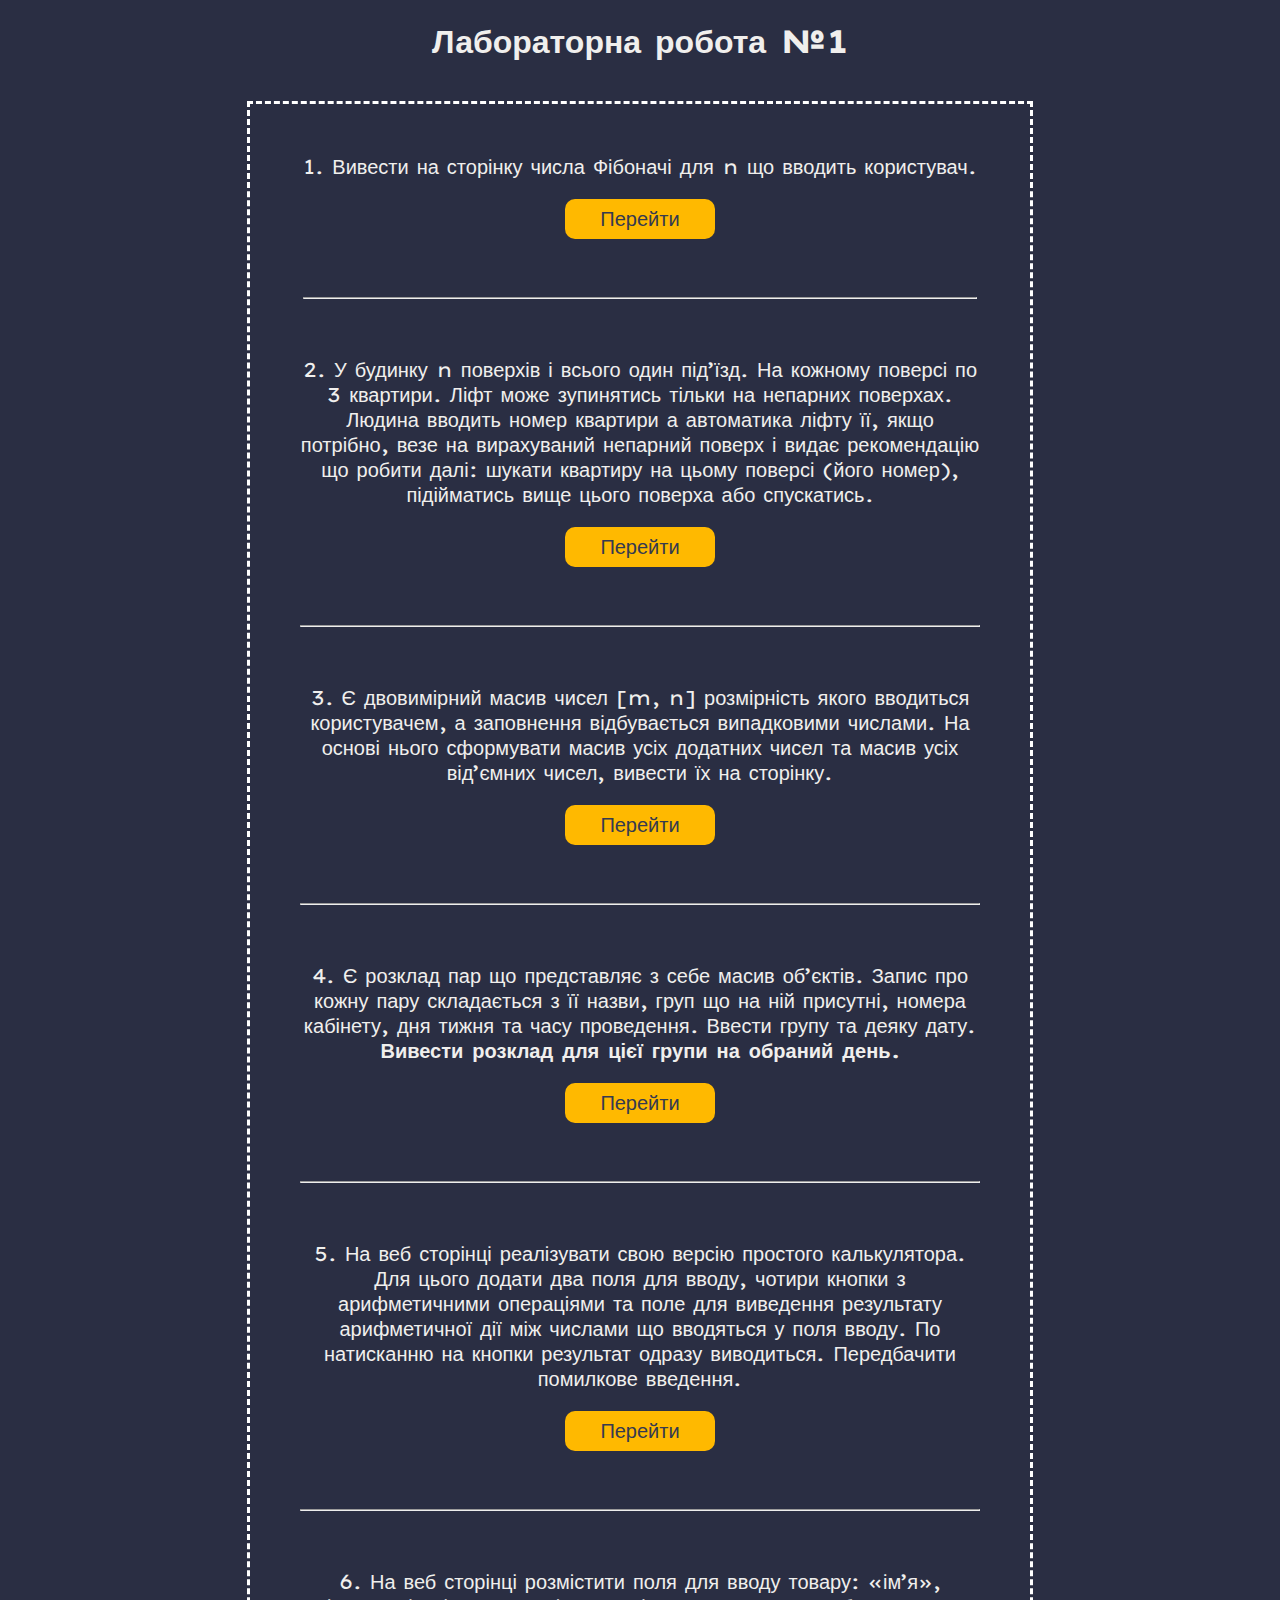
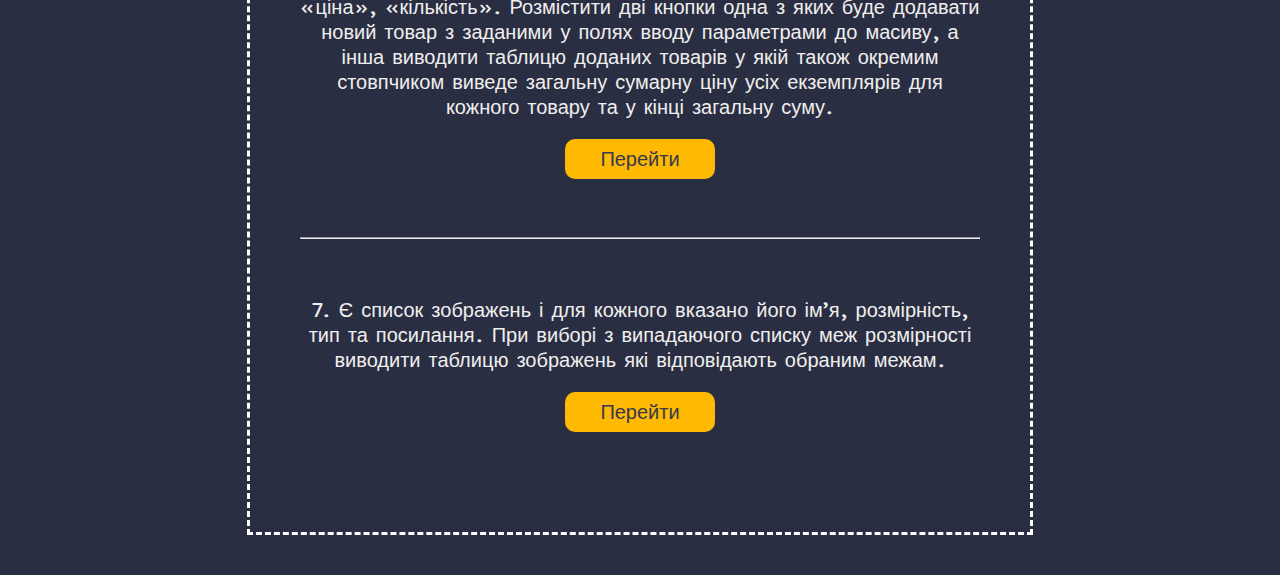
<file: index.html>
<!DOCTYPE html>
<html lang="en">

<head>
    <meta charset="UTF-8">
    <meta http-equiv="X-UA-Compatible" content="IE=edge">
    <meta name="viewport" content="width=device-width, initial-scale=1.0">
    <title>Лабораторна робота №1</title>
    <link rel="stylesheet" href="css/style.css">
</head>

<body>
    <h1>Лабораторна робота №1</h1>
    <div class="container">
        <!-- Завдання №1 -->
        <div class="exercise">
            <p>1. Вивести на сторінку числа Фібоначі для n що вводить користувач.</p>
            <button>Перейти</button>
            <hr>
        </div>
        <!-- Завдання №2 -->
        <div class="exercise">
            <p>2. У будинку n поверхів і всього один під’їзд. На кожному поверсі по 3 квартири. Ліфт може зупинятись
                тільки на непарних поверхах. Людина вводить номер квартири а автоматика ліфту її, якщо потрібно, везе на
                вирахуваний непарний поверх і видає рекомендацію що робити далі: шукати квартиру на цьому поверсі (його
                номер), підійматись вище цього поверха або спускатись.</p>
            <button>Перейти</button>
            <hr>
        </div>
        <!-- Завдання №3 -->
        <div class="exercise">
            <p>3. Є двовимірний масив чисел [m, n] розмірність якого вводиться користувачем, а заповнення відбувається
                випадковими числами. На основі нього сформувати масив усіх додатних чисел та масив усіх від’ємних чисел,
                вивести їх на сторінку.</p>
            <button>Перейти</button>
            <hr>
        </div>
        <!-- Завдання №4 -->
        <div class="exercise">
            <p>4. Є розклад пар що представляє з себе масив об’єктів. Запис про кожну пару складається з її назви, груп
                що на ній присутні, номера кабінету, дня тижня та часу проведення. Ввести групу та деяку
                дату. <span>Вивести розклад для цієї групи на обраний день.</span></p>
            <button>Перейти</button>
            <hr>
        </div>
        <!-- Завдання №5 -->
        <div class="exercise">
            <p>5. На веб сторінці реалізувати свою версію простого калькулятора. Для цього додати два поля для вводу,
                чотири кнопки з арифметичними операціями та поле для виведення результату арифметичної дії між числами
                що вводяться у поля вводу. По натисканню на кнопки результат одразу виводиться. Передбачити помилкове
                введення.</p>
            <button>Перейти</button>
            <hr>
        </div>
        <!-- Завдання №6 -->
        <div class="exercise">
            <p>6. На веб сторінці розмістити поля для вводу товару: «ім’я», «ціна», «кількість». Розмістити дві
                кнопки одна з яких буде додавати новий товар з заданими у полях вводу параметрами до масиву, а інша
                виводити таблицю доданих товарів у якій також окремим стовпчиком виведе загальну сумарну ціну усіх
                екземплярів для кожного товару та у кінці загальну суму.</p>
            <button>Перейти</button>
            <hr>
        </div>
        <!-- Завдання №7 -->
        <div class="exercise">
            <p>7. Є список зображень і для кожного вказано його ім’я, розмірність, тип та посилання. При виборі з
                випадаючого списку меж розмірності виводити таблицю зображень які відповідають обраним межам.</p>
            <button>Перейти</button>
        </div>
    </div>

    <!-- Script -->
    <script src="js/script.js"></script>
</body>

</html>
</file>
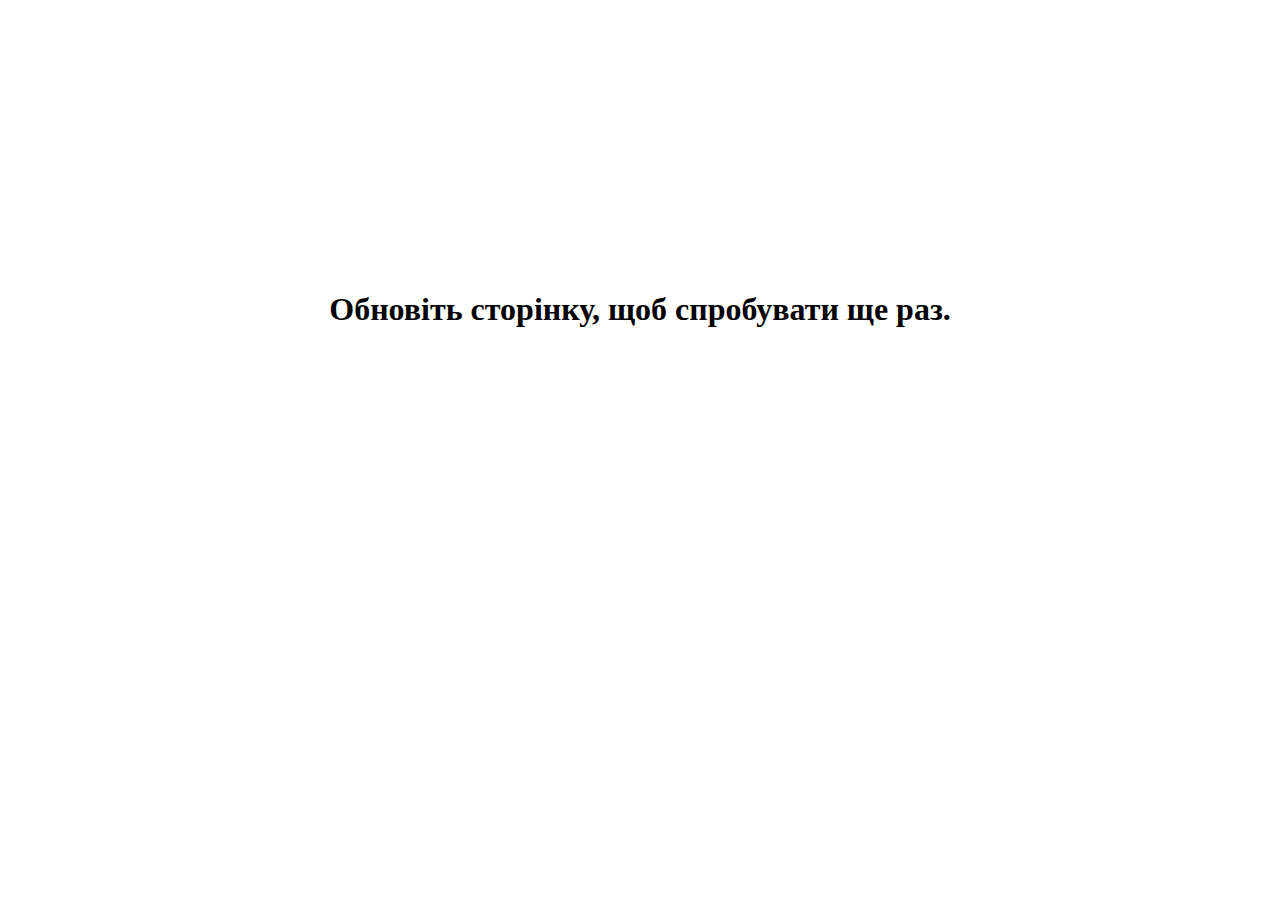
<file: exercise1.html>
<!DOCTYPE html>
<html lang="en">

<head>
    <meta charset="UTF-8">
    <meta http-equiv="X-UA-Compatible" content="IE=edge">
    <meta name="viewport" content="width=device-width, initial-scale=1.0">
    <title>Завдання №1</title>
</head>

<body>
    <h1 style="text-align: center; margin-top: 23%;">
        Обновіть сторінку, щоб спробувати ще раз.
    </h1>
    <!-- Script -->
    <script>
        setTimeout(() => {
            for (let i = 0; i < 1; i++) {
                let num = +prompt("Введіть число:");

                if (isNaN(num) || num == null || num == '') {
                    i--;
                } else {
                    alert(`${num} --- ${fibonacci(num)}`);
                }
            }
        }, 1000);

        // повертає n-е число Фібоначі
        function fibonacci(n) {
            return n <= 1 ? n : fibonacci(n - 1) + fibonacci(n - 2);
        }
    </script>
</body>

</html>
</file>
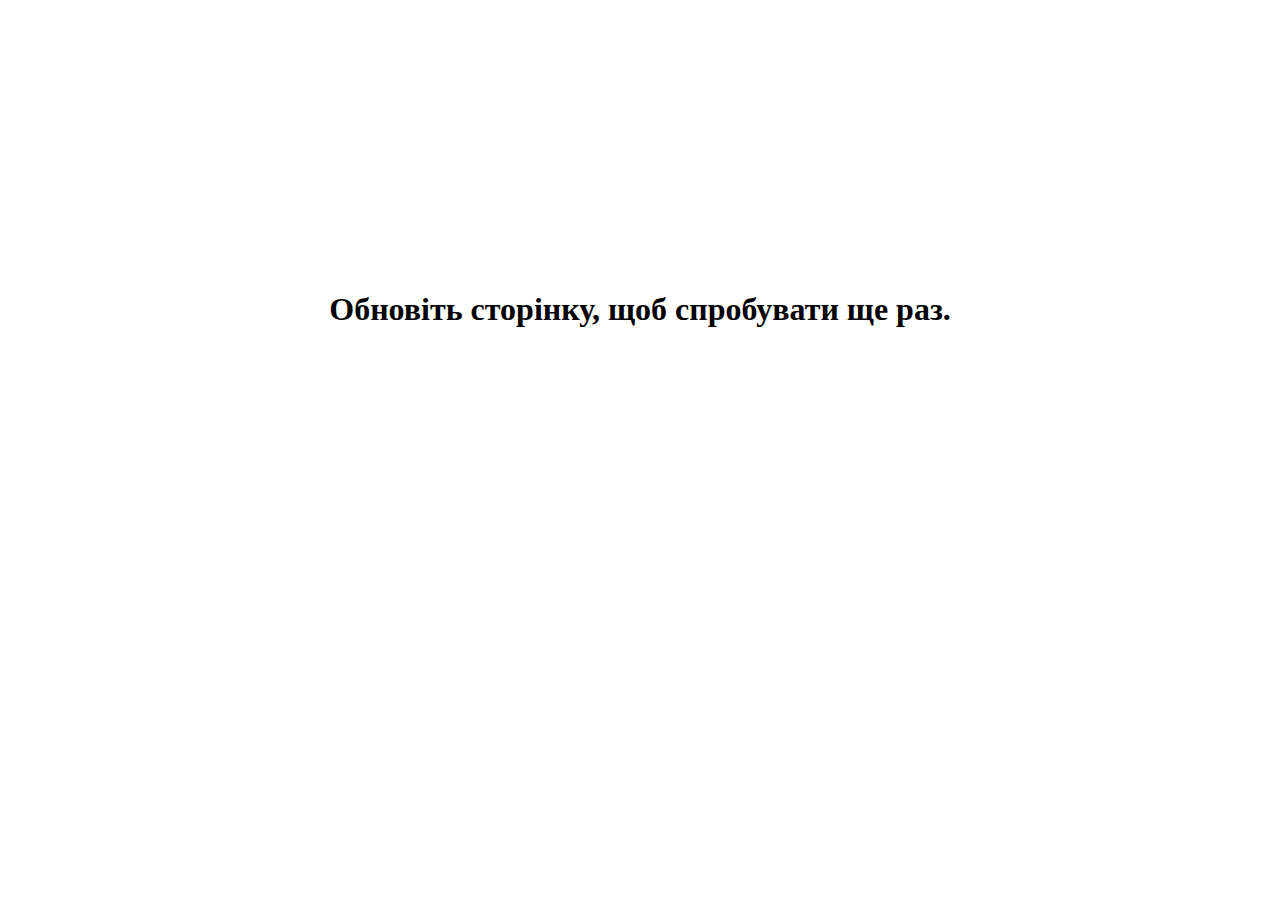
<file: exercise2.html>
<!DOCTYPE html>
<html lang="en">

<head>
    <meta charset="UTF-8">
    <meta http-equiv="X-UA-Compatible" content="IE=edge">
    <meta name="viewport" content="width=device-width, initial-scale=1.0">
    <title>Завдання №2</title>
</head>

<body>
    <h1 style="text-align: center; margin-top: 23%;">
        Обновіть сторінку, щоб спробувати ще раз.
    </h1>
    <!-- Script -->
    <script>
        setTimeout(() => {
            for (let i = 0; i < 1; i++) {
                let apartment = +prompt("Яку квартиру потрібно знайти?");

                // перевірка на введення некоректних даних
                if (isNaN(apartment) || apartment == null || apartment == '' || apartment < 1 || apartment > 300) {
                    i--;
                } else {
                    let floor = Math.ceil(apartment / 3),
                        message = `Квартира: ${apartment}\nПоверх: ${floor}`;

                    if (floor % 2 != 0) {
                        alert(message);
                    } else {
                        message += `\nЛіфт працює некоректно, оберіть ${floor + 1} і спустіться нижче`;
                        alert(message);
                    }
                }
            }
        }, 1000);
    </script>
</body>

</html>
</file>
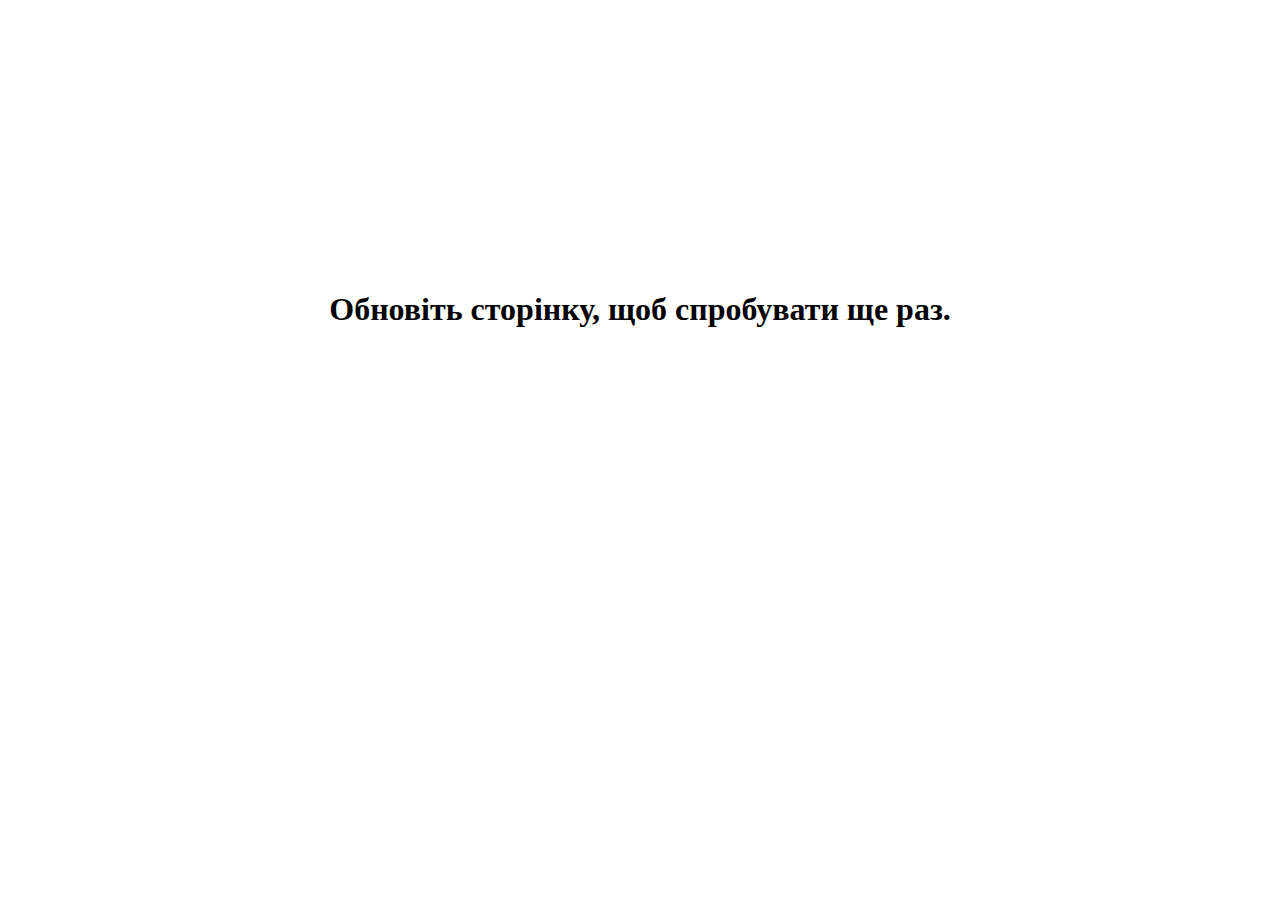
<file: exercise3.html>
<!DOCTYPE html>
<html lang="en">

<head>
    <meta charset="UTF-8">
    <meta http-equiv="X-UA-Compatible" content="IE=edge">
    <meta name="viewport" content="width=device-width, initial-scale=1.0">
    <title>Завдання №3</title>
</head>
<body>
    <h1 style="text-align: center; margin-top: 23%;">
        Обновіть сторінку, щоб спробувати ще раз.
    </h1>
    <!-- Script -->
    <script>
        setTimeout(() => {
            for (let i = 0; i < 1; i++) {
                let input = prompt("Введіть розмірність масиву за зразком\n5, 7\n\nВідповідь буде записана в консоль [Cntr+shift+i => Console] або f12"),
                    m = +input.split(', ')[0],
                    n = +input.split(', ')[1];

                if (m == '' || n == '' || m == null || n == null || isNaN(m) || isNaN(n) || n < 1 || m < 1 ||m > 20 || n > 20) {
                    i--;
                    console.log("Максимальне значення 'm' та 'n' може бути 20!");
                } else {
                    const arr = [],
                        posArr = [],
                        negArr = [];

                    for (let i = 0; i < m * n; i++) {
                        arr.push(random(-100, 100));
                        (arr[i] < 0) ? negArr.push(arr[i]): posArr.push(arr[i]);
                    }
                    console.log(`Основний масив: ${arr}\n\nМасив з додатніми значеннями: ${posArr}\n\nМасив з від'ємними значеннями: ${negArr}`);
                }
            }
        }, 1000);
        

        function random(min, max) {
            return Math.round(Math.random() * (max - min) + min);
        }
    </script>
</body>
</html>
</file>
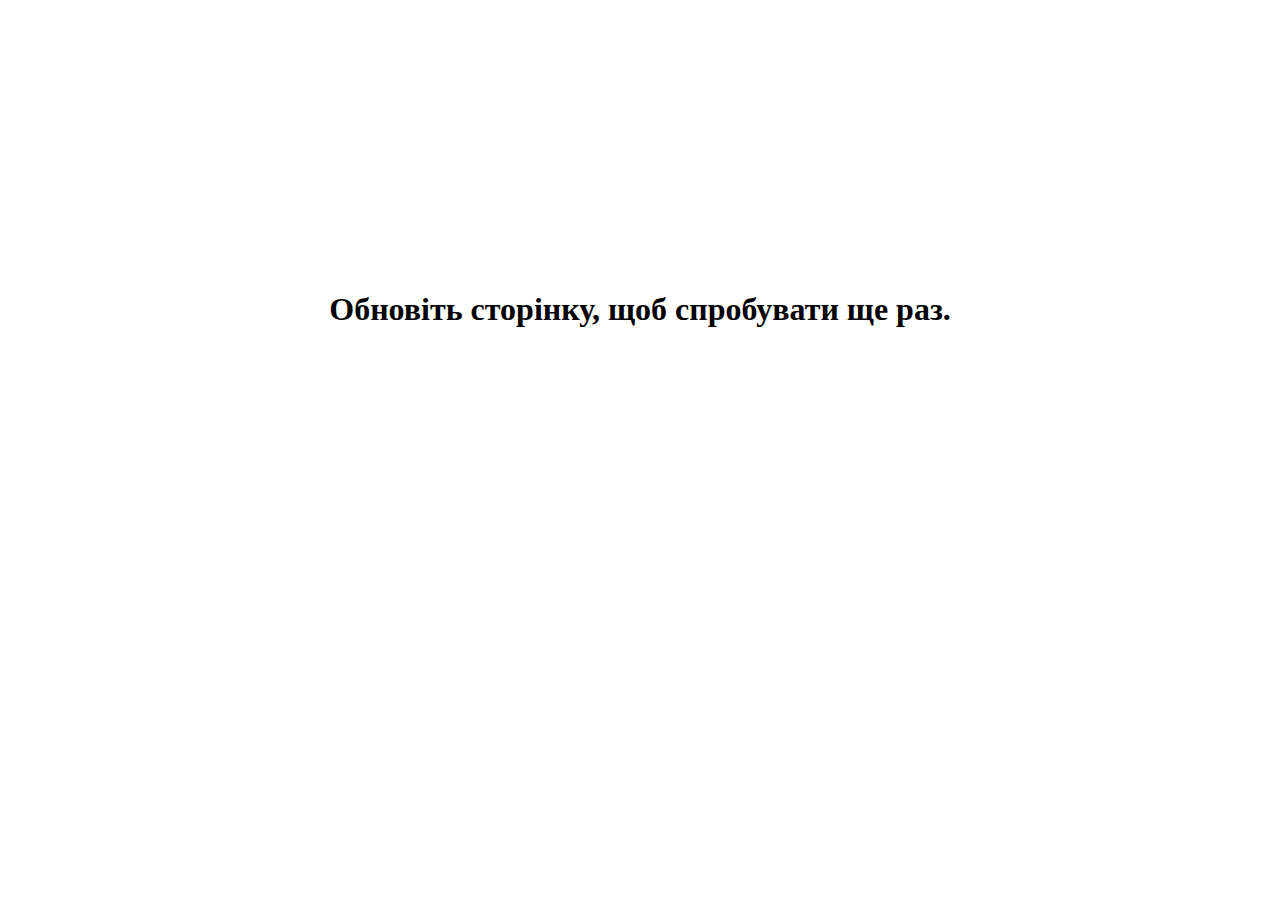
<file: exercise4.html>
<!DOCTYPE html>
<html lang="en">
<head>
    <meta charset="UTF-8">
    <meta http-equiv="X-UA-Compatible" content="IE=edge">
    <meta name="viewport" content="width=device-width, initial-scale=1.0">
    <title>Завдання №4</title>
</head>
<body>
    <h1 style="text-align: center; margin-top: 23%;">
        Обновіть сторінку, щоб спробувати ще раз.
    </h1>
    <!-- Script -->
    <script>
        // розклад
        const timetable = [{
                name: 'Ecology',
                day: 'Monday',
                cabinet: 210,
                groups: 'IT-92',
                time: '10:00'
            },
            {
                name: 'Ecology',
                day: 'Monday',
                cabinet: 210,
                groups: 'IT-94',
                time: '12:00'
            },
            {
                name: 'Node JS',
                day: 'Tuesday',
                cabinet: 108,
                groups: 'IT-92',
                time: '08:00'
            },
            {
                name: 'Node JS',
                day: 'Tuesday',
                cabinet: 108,
                groups: 'IT-94',
                time: '12:00'
            },
            {
                name: 'Data Science',
                day: 'Wednesday',
                cabinet: 314,
                groups: 'IT-92',
                time: '12:00'
            },
            {
                name: 'Data Science',
                day: 'Wednesday',
                cabinet: 314,
                groups: 'IT-94',
                time: '14:00'
            },
            {
                name: 'Backend',
                day: 'Thursday',
                cabinet: 207,
                groups: 'IT-92',
                time: '14:00'
            },
            {
                name: 'Backend',
                day: 'Thursday',
                cabinet: 207,
                groups: 'IT-94',
                time: '18:00'
            },
            {
                name: 'Computer Network',
                day: 'Friday',
                cabinet: 162,
                groups: 'IT-92',
                time: '10:00'
            },
            {
                name: 'Computer Network',
                day: 'Friday',
                cabinet: 162,
                groups: 'IT-94',
                time: '12:00'
            },
        ];

        setTimeout(() => {

            let group, day;
            for (let i = 0; i < 1; i++) {
                group = prompt('Введіть групу:\n( ІТ-94, ІТ-92 [EN])');
                switch (group) {
                    case 'IT-94':
                        chooseDay('IT-94');
                        break;
                    case 'IT-92':
                        chooseDay('IT-92');
                        break;
                    default:
                        i--;
                        break;
                }
            }

            function chooseDay(_group) {
                for (let i = 0; i < 1; i++) {
                    let group = _group;
                    let days = ["Monday", "Tuesday", "Wednesday", "Thursday", "Friday"]

                    day = prompt(`Оберіть день:\n( ${days} )`);
                    if (days.includes(day)) {
                        showMessage(group, day);
                    } else {
                        i--;
                    }
                }
            }

            function showMessage(_group, _day) {
                let pairs, time, cabinet;
                for (let i = 0; i < timetable.length; i++) {
                    if (timetable[i].day == _day && timetable[i].groups == _group) {
                        pairs = timetable[i].name;
                        time = timetable[i].time;
                        cabinet = timetable[i].cabinet;
                    }
                }
                alert(`Група: ${_group}\nДень: ${day}\nПара: ${pairs}\nКабінет: ${cabinet}\nЧас: ${time}`);
            }
        }, 1000);
    </script>
</body>
</html>
</file>
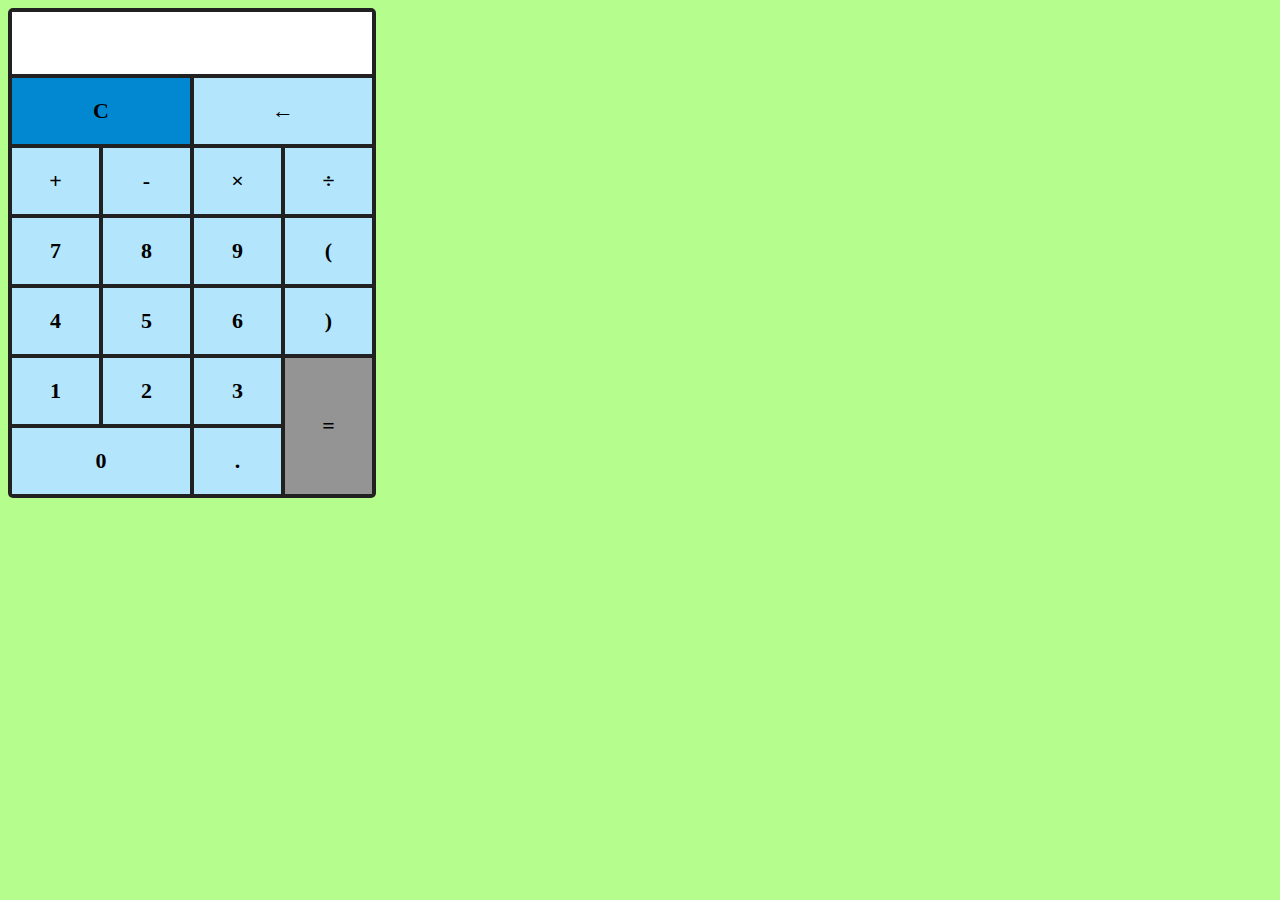
<file: exercise5.html>
<!DOCTYPE html>
<html lang="en">

<head>
    <meta charset="UTF-8">
    <meta http-equiv="X-UA-Compatible" content="IE=edge">
    <meta name="viewport" content="width=device-width, initial-scale=1.0">
    <title>Завдання №5</title>
</head>
<style>
    body {
        background-color: #b5fd8d;
        user-select: none;
    }

    .container {
        display: grid;
        grid-template-columns: 1fr 1fr 1fr 1fr;
        grid-gap: 4px;
        background-color: #212121;
        padding: 4px;
        border-radius: 5px;
        max-width: 360px;
        font-family: 'Tahoma';
    }

    .item {
        background-color: #B3E5FC;
        color: black;
        padding: 20px;
        display: flex;
        justify-content: center;
        align-items: center;
        font-size: 22px;
        cursor: pointer;
        font-weight: bold;
    }

    form {
        max-width: 100%;
    }

    input {
        width: 99%;
        height: 60px;
        border: none;
        font-size: 30px;
        outline: none;
        text-align: right;
    }

    .input {
        grid-column: 1/-1;
        padding: 0;
    }

    .clean {
        grid-column: 1/3;
        background-color: #0288d1;
    }

    .back {
        grid-column: 3/-1;
    }

    .equal {
        grid-column: 4;
        grid-row: 6/8;
        background-color: #bdbdbdbd;
    }

    .zero {
        grid-column: 1/3;
    }
</style>

<body>
    <div class="container">
        <div class="item input">
            <form name="form"><input type="text" name="textview" readonly></form>
        </div>
        <div class="item clean" onclick="clean()">C</div>
        <div class="item back" onclick="back()">&larr;</div>
        <div class="item" onclick="insert('+')">+</div>
        <div class="item" onclick="insert('-')">-</div>
        <div class="item" onclick="insert('*')">&times;</div>
        <div class="item" onclick="insert('/')">&divide;</div>
        <div class="item" onclick="insert('7')">7</div>
        <div class="item" onclick="insert('8')">8</div>
        <div class="item" onclick="insert('9')">9</div>
        <div class="item" onclick="insert('(')">(</div>
        <div class="item" onclick="insert('4')">4</div>
        <div class="item" onclick="insert('5')">5</div>
        <div class="item" onclick="insert('6')">6</div>
        <div class="item" onclick="insert(')')">)</div>
        <div class="item" onclick="insert('1')">1</div>
        <div class="item" onclick="insert('2')">2</div>
        <div class="item" onclick="insert('3')">3</div>
        <div class="item equal" onclick="equal()">=</div>
        <div class="item zero" onclick="insert('0')">0</div>
        <div class="item" onclick="insert('.')">.</div>
    </div>
    <!-- Script -->
    <script>
        function insert(num) {
            document.form.textview.value += num;
        }

        function clean() {
            document.form.textview.value = '';
        }

        function back() {
            let exp = document.form.textview.value;
            document.form.textview.value = exp.substring(0, exp.length - 1);
        }

        function equal() {
            let exp = document.form.textview.value;
            if (exp) {
                document.form.textview.value = eval(exp);
            }
        }
    </script>
</body>

</html>
</file>
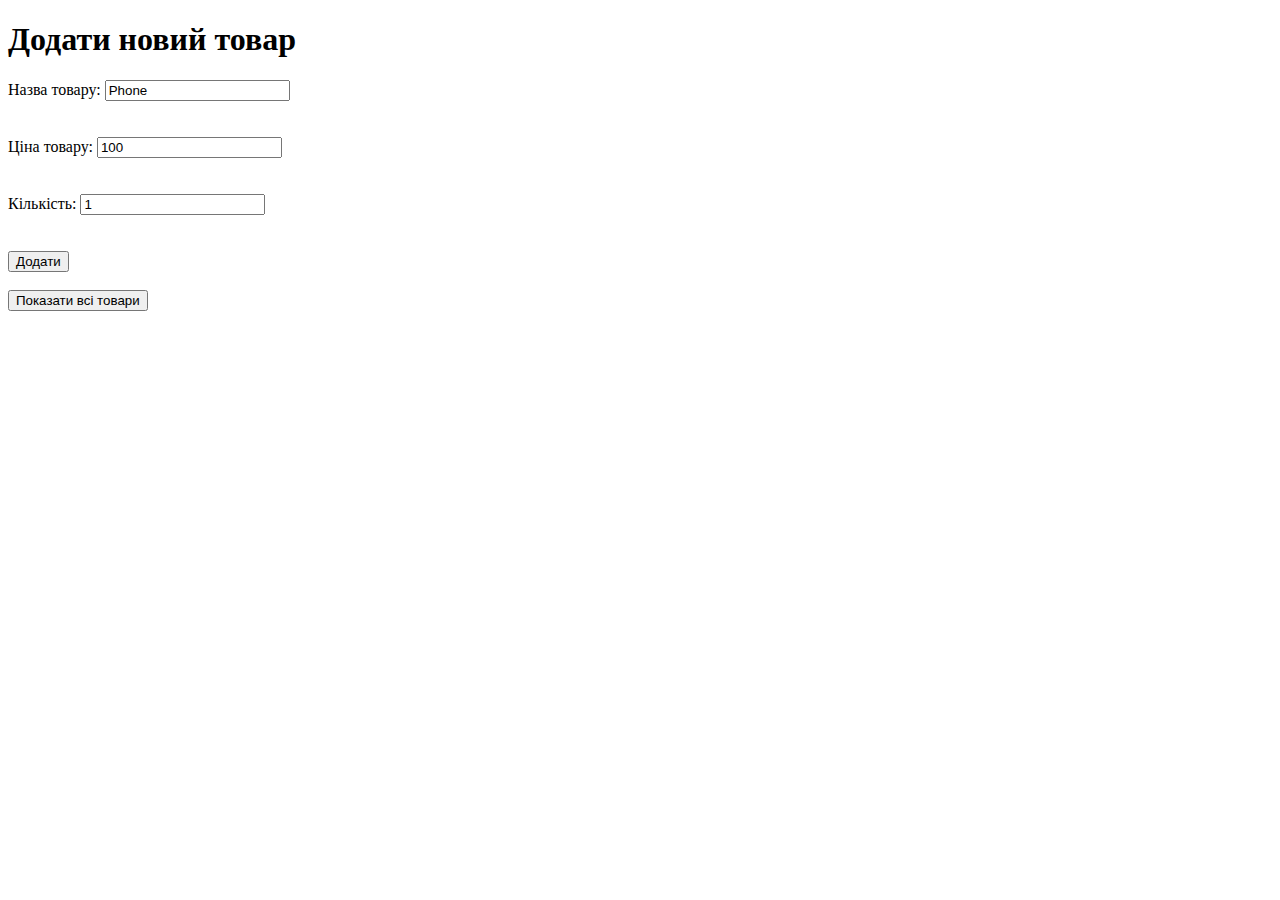
<file: exercise6.html>
<!DOCTYPE html>
<html lang="en">

<head>
    <meta charset="UTF-8">
    <meta http-equiv="X-UA-Compatible" content="IE=edge">
    <meta name="viewport" content="width=device-width, initial-scale=1.0">
    <title>Завдання №6</title>
</head>

<body>
    <h1>Додати новий товар</h1>

    <form action="/" method="POST" id="form">
        <div>
            <label>
                Назва товару:
                <input type="text" name="name" value="Phone">
            </label>
        </div>
        <br><br>
        <div>
            <label>
                Ціна товару:
                <input type="number" name="price" value="100">
            </label>
        </div>
        <br><br>
        <div>
            <label>
                Кількість:
                <input type="number" name="count" value="1">
            </label>
        </div>
        <br><br>
        <div>
            <button type="submit">Додати</button>     
        </div>
    </form>
    <br>
    <button id="show">Показати всі товари</button>

    <!-- Script -->
    <script src="js/products.js"></script>
</body>

</html>
</file>
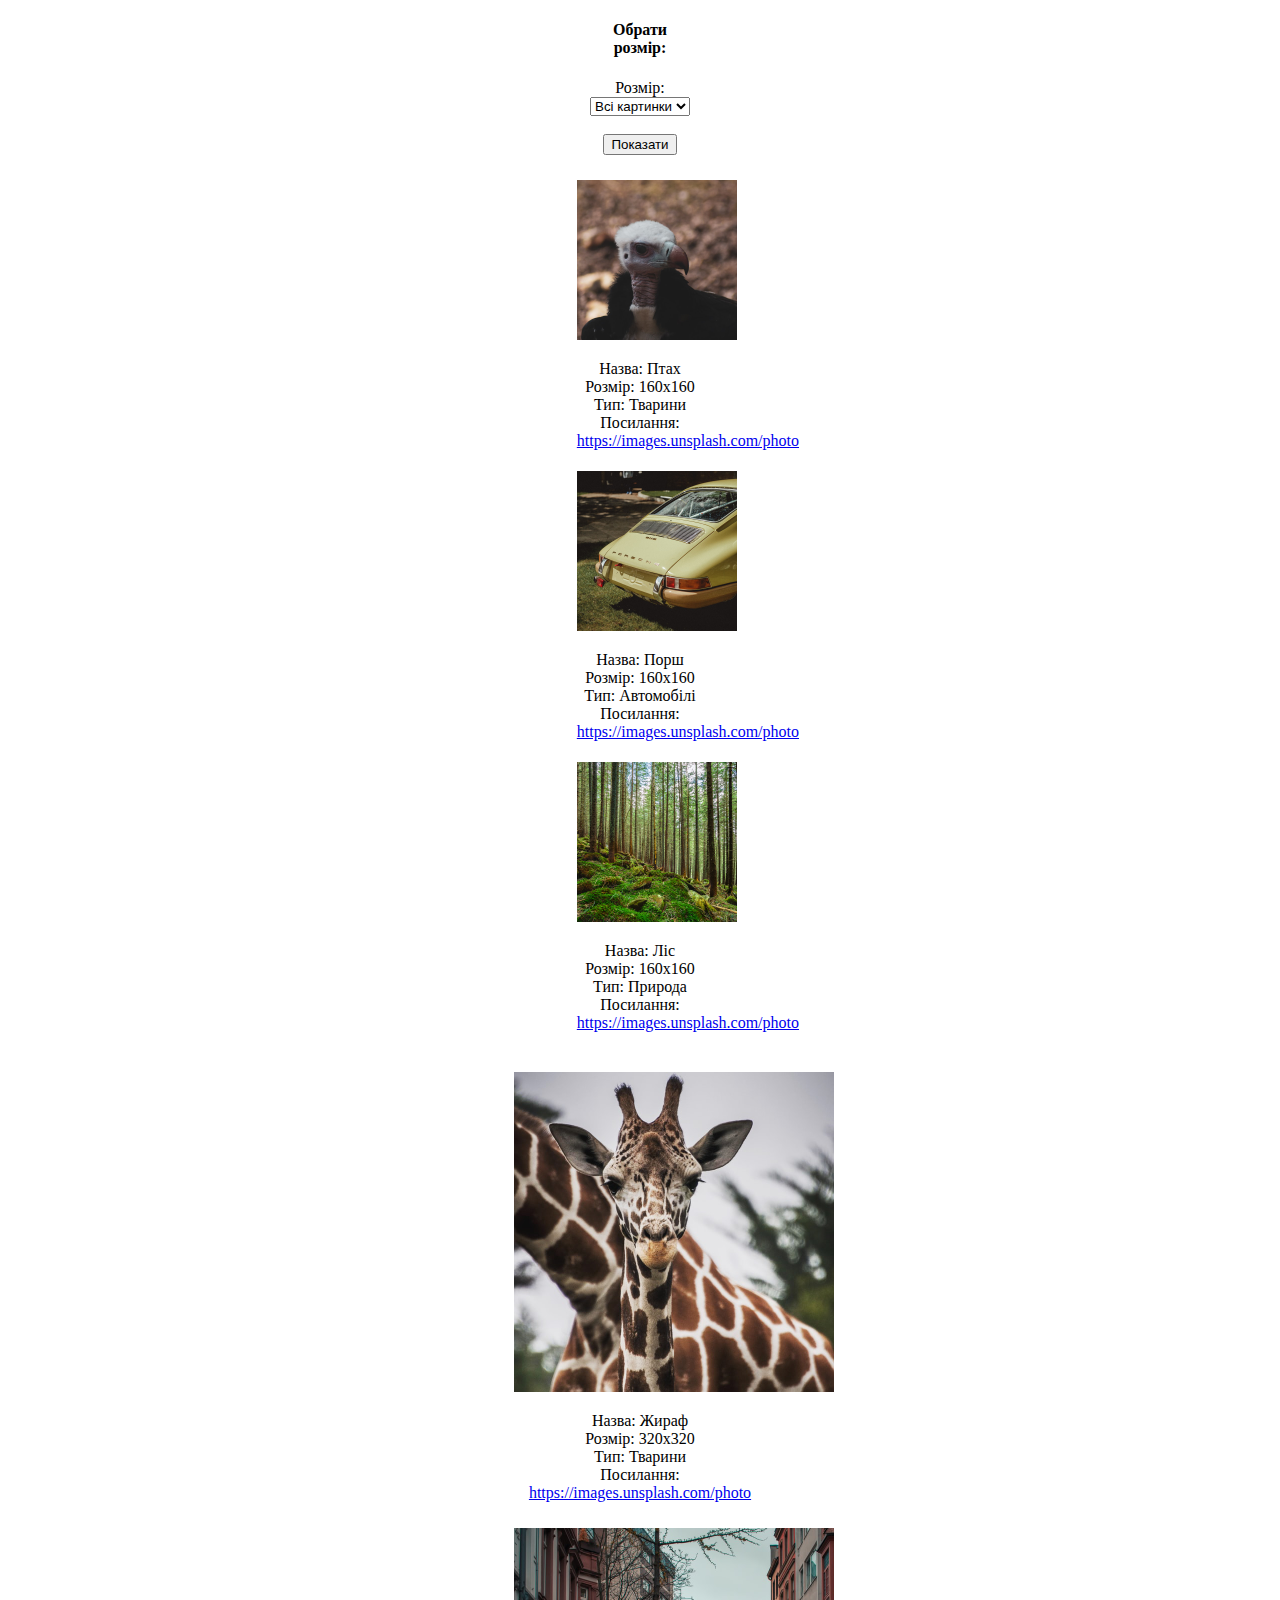
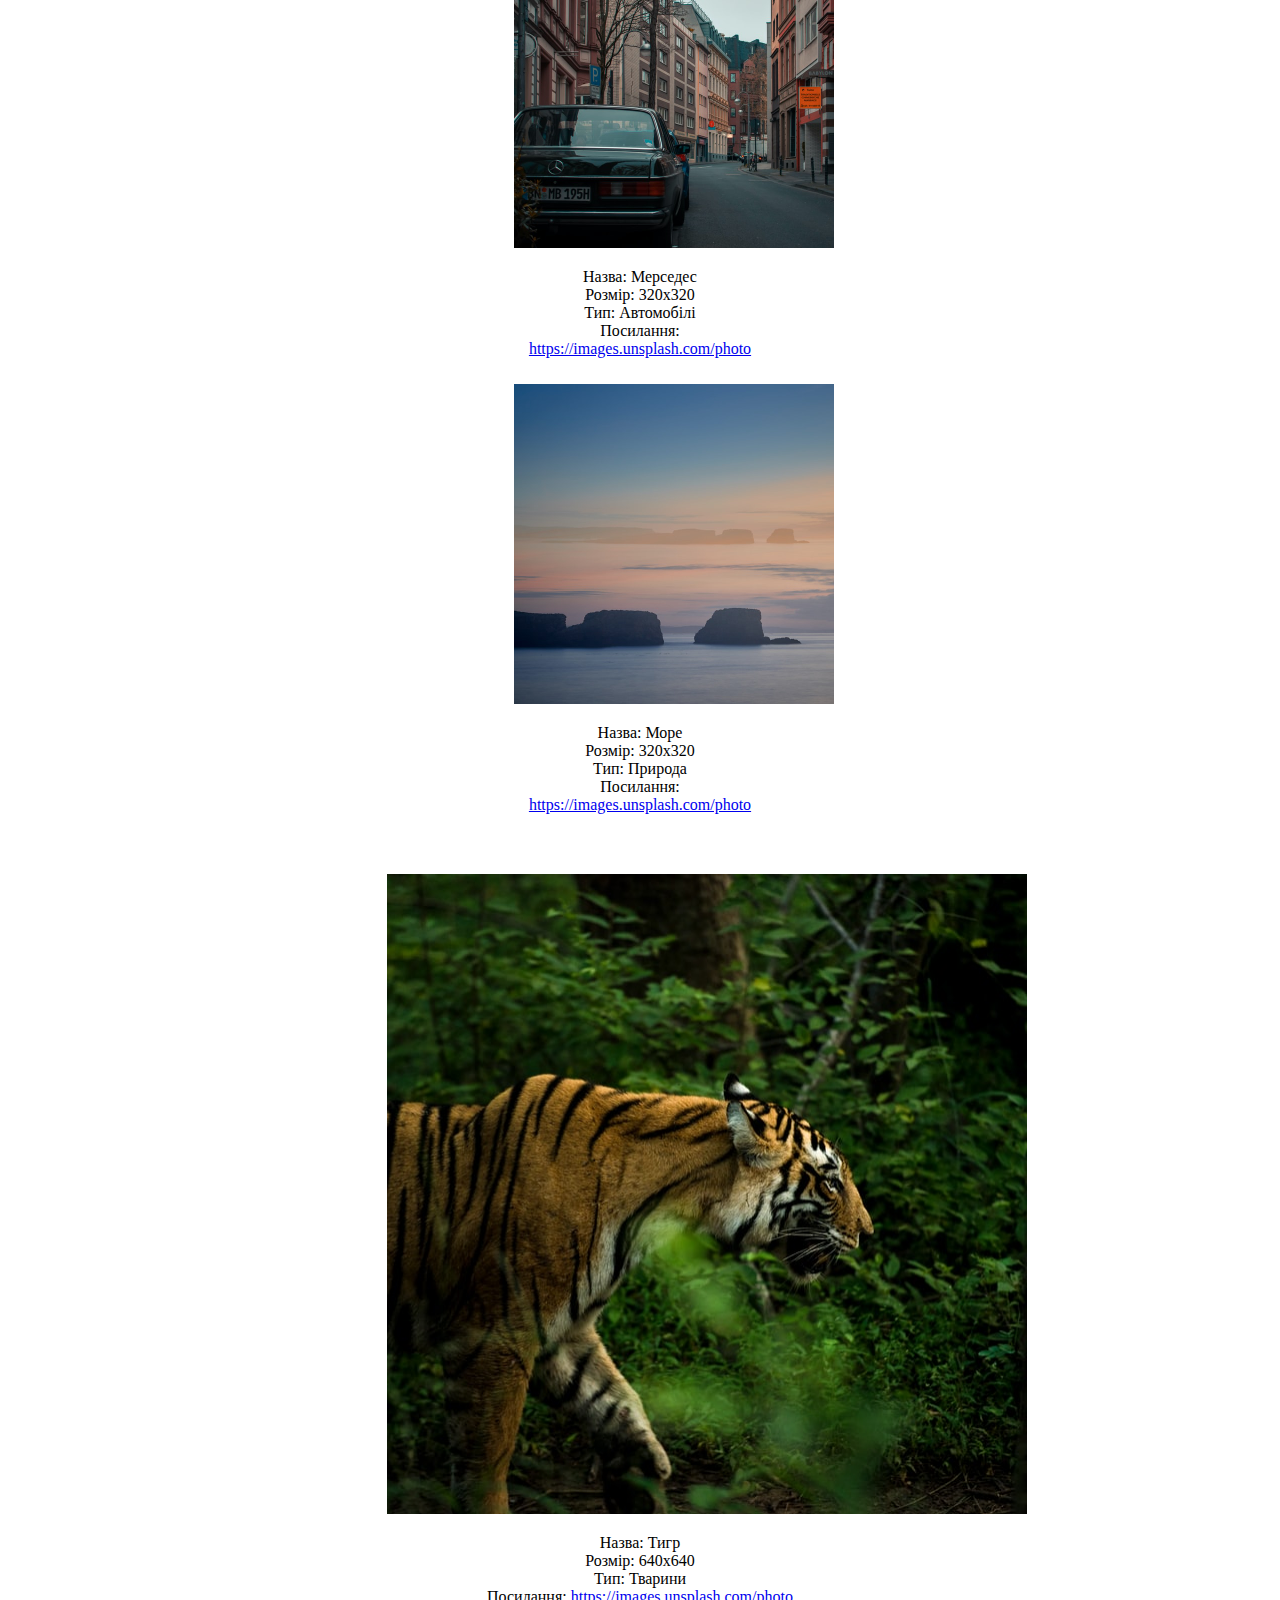
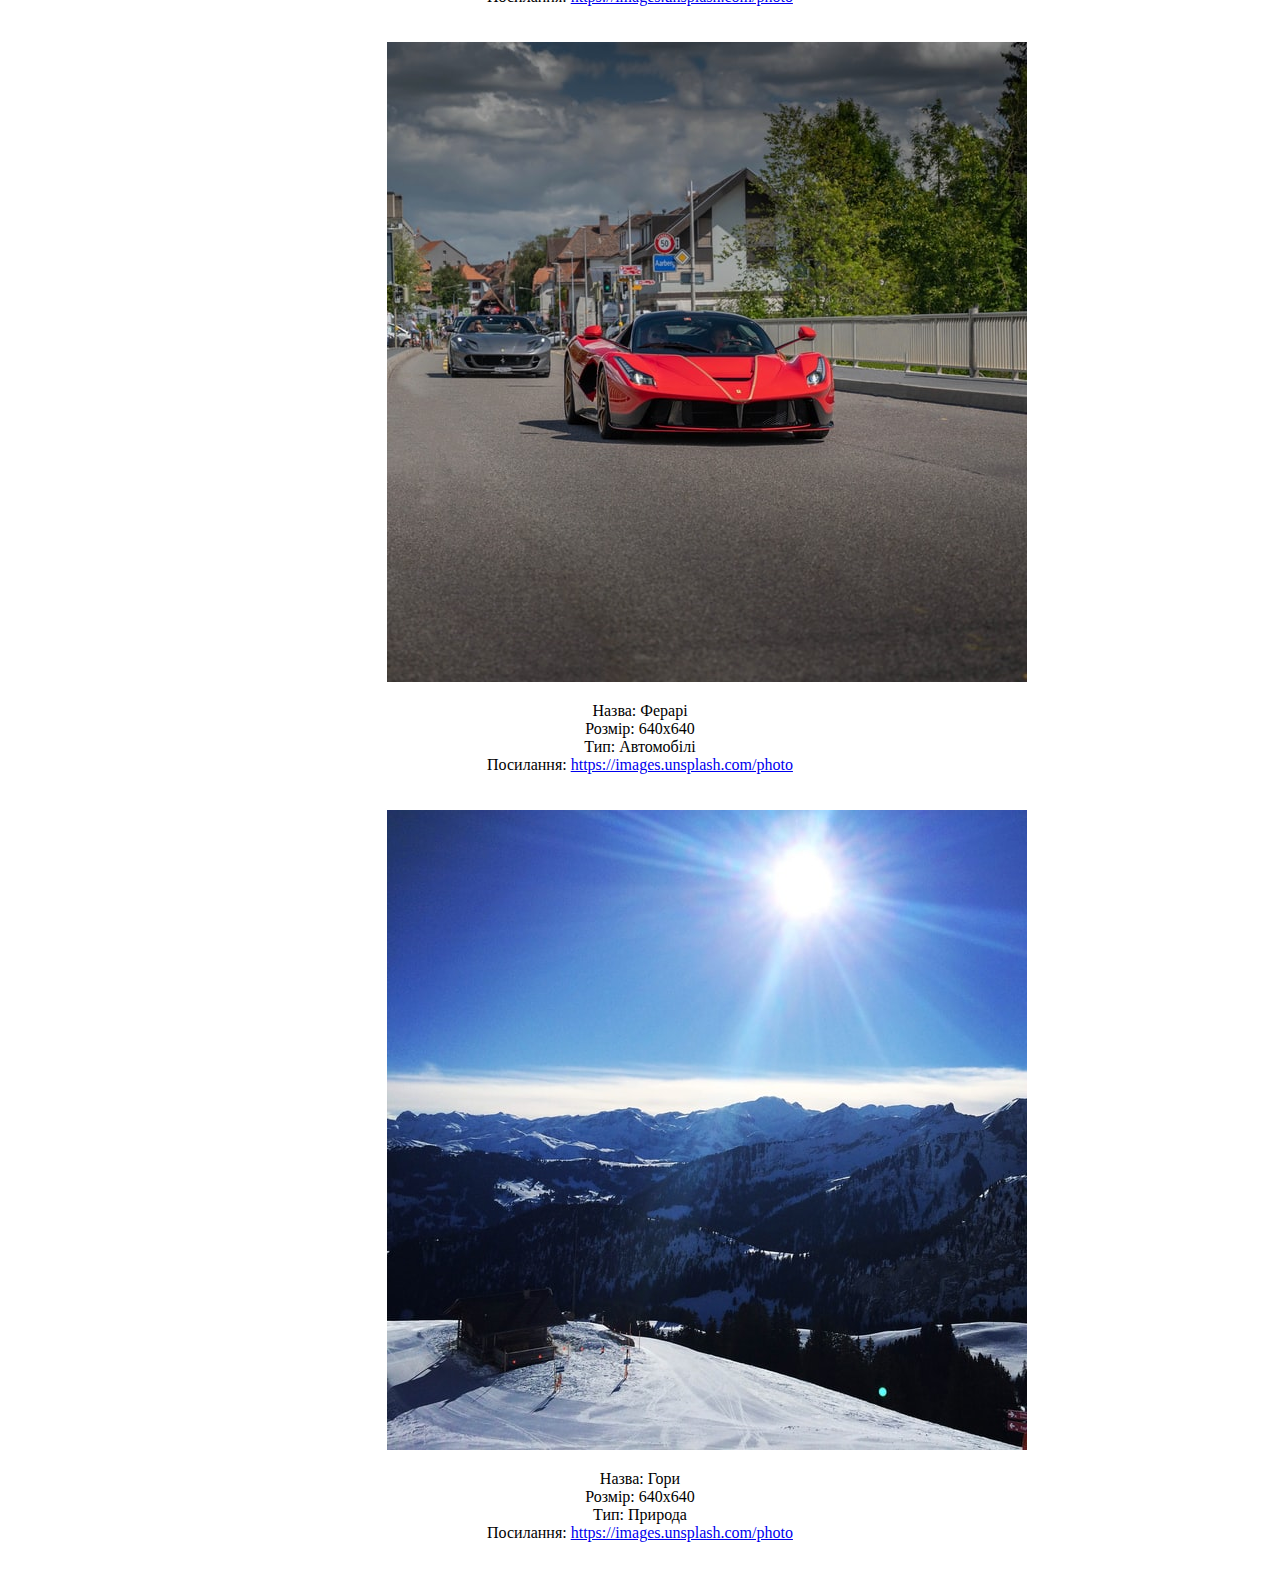
<file: exercise7.html>
<!DOCTYPE html>
<html lang="en">

<head>
    <meta charset="UTF-8">
    <meta http-equiv="X-UA-Compatible" content="IE=edge">
    <meta name="viewport" content="width=device-width, initial-scale=1.0">
    <title>Завдання №7</title>
    <link rel="stylesheet" href="css/pictures.css">
</head>

<body>
    <div class="filter">
        <h4>Обрати розмір:</h4>
        <form action="/" method="POST" id="form">
            <div>
                Розмір:
                <select name="size">
                    <option value="all" selected>Всі картинки</option>
                    <option value="small">160x160</option>
                    <option value="middle">320x320</option>
                    <option value="big">640x640</option>
                </select>
            </div>
            <br>
            <div>
                <button type="submit">Показати</button>
            </div>
        </form>
    </div>
    <!-- Маленькі зображення -->
    <div class="small-images">
        <!-- img 1 -->
        <img src="img/img1.jpg" alt="bird">
        <p>
            Назва: Птах<br>
            Розмір: 160x160<br>
            Тип: Тварини<br>
            Посилання: <a
                href="https://images.unsplash.com/photo-1609695001466-e789bbcc2a22?ixid=MXwxMjA3fDB8MHxwaG90by1wYWdlfHx8fGVufDB8fHw%3D&ixlib=rb-1.2.1&auto=format&fit=crop&w=2000&q=80">https://images.unsplash.com/photo</a>
        </p>
        <!-- img 2 -->
        <img src="img/img2.jpg" alt="porsche">
        <p>
            Назва: Порш<br>
            Розмір: 160x160<br>
            Тип: Автомобілі<br>
            Посилання: <a
                href="https://images.unsplash.com/photo-1563835034680-6dd7816721b5?ixid=MXwxMjA3fDB8MHxwaG90by1wYWdlfHx8fGVufDB8fHw%3D&ixlib=rb-1.2.1&auto=format&fit=crop&w=2000&q=80">https://images.unsplash.com/photo</a>
        </p>
        <!-- img 3 -->
        <img src="img/img3.jpg" alt="forest">
        <p>
            Назва: Ліс<br>
            Розмір: 160x160<br>
            Тип: Природа<br>
            Посилання: <a
                href="https://images.unsplash.com/photo-1598100931767-979cdc7b0175?ixid=MXwxMjA3fDB8MHxwaG90by1wYWdlfHx8fGVufDB8fHw%3D&ixlib=rb-1.2.1&auto=format&fit=crop&w=2000&q=80">https://images.unsplash.com/photo</a>
        </p>
    </div>
    <!-- Середні зображення -->
    <div class="middle-images">
        <!-- img 4 -->
        <img src="img/img4.jpg" alt="giraffe">
        <p>
            Назва: Жираф<br>
            Розмір: 320x320<br>
            Тип: Тварини<br>
            Посилання: <a
                href="https://images.unsplash.com/photo-1495620908389-1218c605faec?ixlib=rb-1.2.1&ixid=MXwxMjA3fDB8MHxwaG90by1wYWdlfHx8fGVufDB8fHw%3D&auto=format&fit=crop&w=1831&q=80">https://images.unsplash.com/photo</a>
        </p>
        <!-- img 5 -->
        <img src="img/img5.jpg" alt="Mercedes">
        <p>
            Назва: Мерседес<br>
            Розмір: 320x320<br>
            Тип: Автомобілі<br>
            Посилання: <a
                href="https://images.unsplash.com/photo-1555692225-ab34cb06f2d0?ixid=MXwxMjA3fDB8MHxwaG90by1wYWdlfHx8fGVufDB8fHw%3D&ixlib=rb-1.2.1&auto=format&fit=crop&w=2000&q=80">https://images.unsplash.com/photo</a>
        </p>
        <!-- img 6 -->
        <img src="img/img6.jpg" alt="sea">
        <p>
            Назва: Море<br>
            Розмір: 320x320<br>
            Тип: Природа<br>
            Посилання: <a
                href="https://images.unsplash.com/photo-1552913627-e7c36704ddd0?ixid=MXwxMjA3fDB8MHxwaG90by1wYWdlfHx8fGVufDB8fHw%3D&ixlib=rb-1.2.1&auto=format&fit=crop&w=2000&q=80">https://images.unsplash.com/photo</a>
        </p>
    </div>
    <!-- Великі зображення -->
    <div class="big-images">
        <!-- img 7 -->
        <img src="img/img7.jpg" alt="tiger">
        <p>
            Назва: Тигр<br>
            Розмір: 640x640<br>
            Тип: Тварини<br>
            Посилання: <a
                href="https://images.unsplash.com/photo-1586618749351-8b86b75c5320?ixid=MXwxMjA3fDB8MHxwaG90by1wYWdlfHx8fGVufDB8fHw%3D&ixlib=rb-1.2.1&auto=format&fit=crop&w=2000&q=80">https://images.unsplash.com/photo</a>
        </p>
        <!-- img 8 -->
        <img src="img/img8.jpg" alt="Ferrari">
        <p>
            Назва: Ферарі<br>
            Розмір: 640x640<br>
            Тип: Автомобілі<br>
            Посилання: <a
                href="https://images.unsplash.com/photo-1598509713808-a99a2e45e2e0?ixid=MXwxMjA3fDB8MHxwaG90by1wYWdlfHx8fGVufDB8fHw%3D&ixlib=rb-1.2.1&auto=format&fit=crop&w=2000&q=80">https://images.unsplash.com/photo</a>
        </p>
        <!-- img 9 -->
        <img src="img/img9.jpg" alt="mountains">
        <p>
            Назва: Гори<br>
            Розмір: 640x640<br>
            Тип: Природа<br>
            Посилання: <a
                href="https://images.unsplash.com/photo-1447755086558-cb9e3830d677?ixid=MXwxMjA3fDB8MHxwaG90by1wYWdlfHx8fGVufDB8fHw%3D&ixlib=rb-1.2.1&auto=format&fit=crop&w=2000&q=80">https://images.unsplash.com/photo</a>
        </p>
    </div>
    <!-- Script -->
    <script src="js/pictures.js"></script>
</body>

</html>
</file>
<file: css/style.css>
@import url('https://fonts.googleapis.com/css2?family=Lexend+Mega&display=swap');

html {
    box-sizing: border-box;
}

body {
    font-family: 'Lexend Mega', sans-serif;
    background-color: #2a2e43;
    color: #f0efed;
    user-select: none;
}

h1 {
    text-align: center;
}

.container {
    display: flex;
    flex-direction: column;
    align-items: center;
    justify-content: center;
    text-align: center;
    width: 680px;
    margin: 40px auto;
    padding: 0 50px 50px 50px;
    border: dashed white;
}

.container p,
.container button {
    font-size: 20px;
}

.exercise {
    margin-top: 30px;
}

span {
    font-weight: bold
}

button {
    margin-bottom: 50px;
    width: 150px;
    height: 40px;
    background-color: #ffb900;
    color: #353a50;
    border-radius: 10px;
    transition: 0.3s;
    cursor: pointer;
    outline: none;
    border: none;
}

button:hover {
    transform: scale(0.97);
    filter: brightness(80%);
}
</file>
<file: css/pictures.css>
.filter {
    margin: 5px 46%;
    text-align: center;
}

.small-images {
    margin: 20px 45%;
    text-align: center;
}

.small-images img {
    width: 160px;
    height: 160px;
    margin-top: 5px;
}

.middle-images {
    margin: 30px 40%;
    text-align: center;
}

.middle-images img {
    width: 320px;
    height: 320px;
    margin-top: 10px;
}

.big-images {
    margin: 40px 30%;
    text-align: center;
}

.big-images img {
    width: 640px;
    height: 640px;
    margin-top: 20px;
}
</file>
